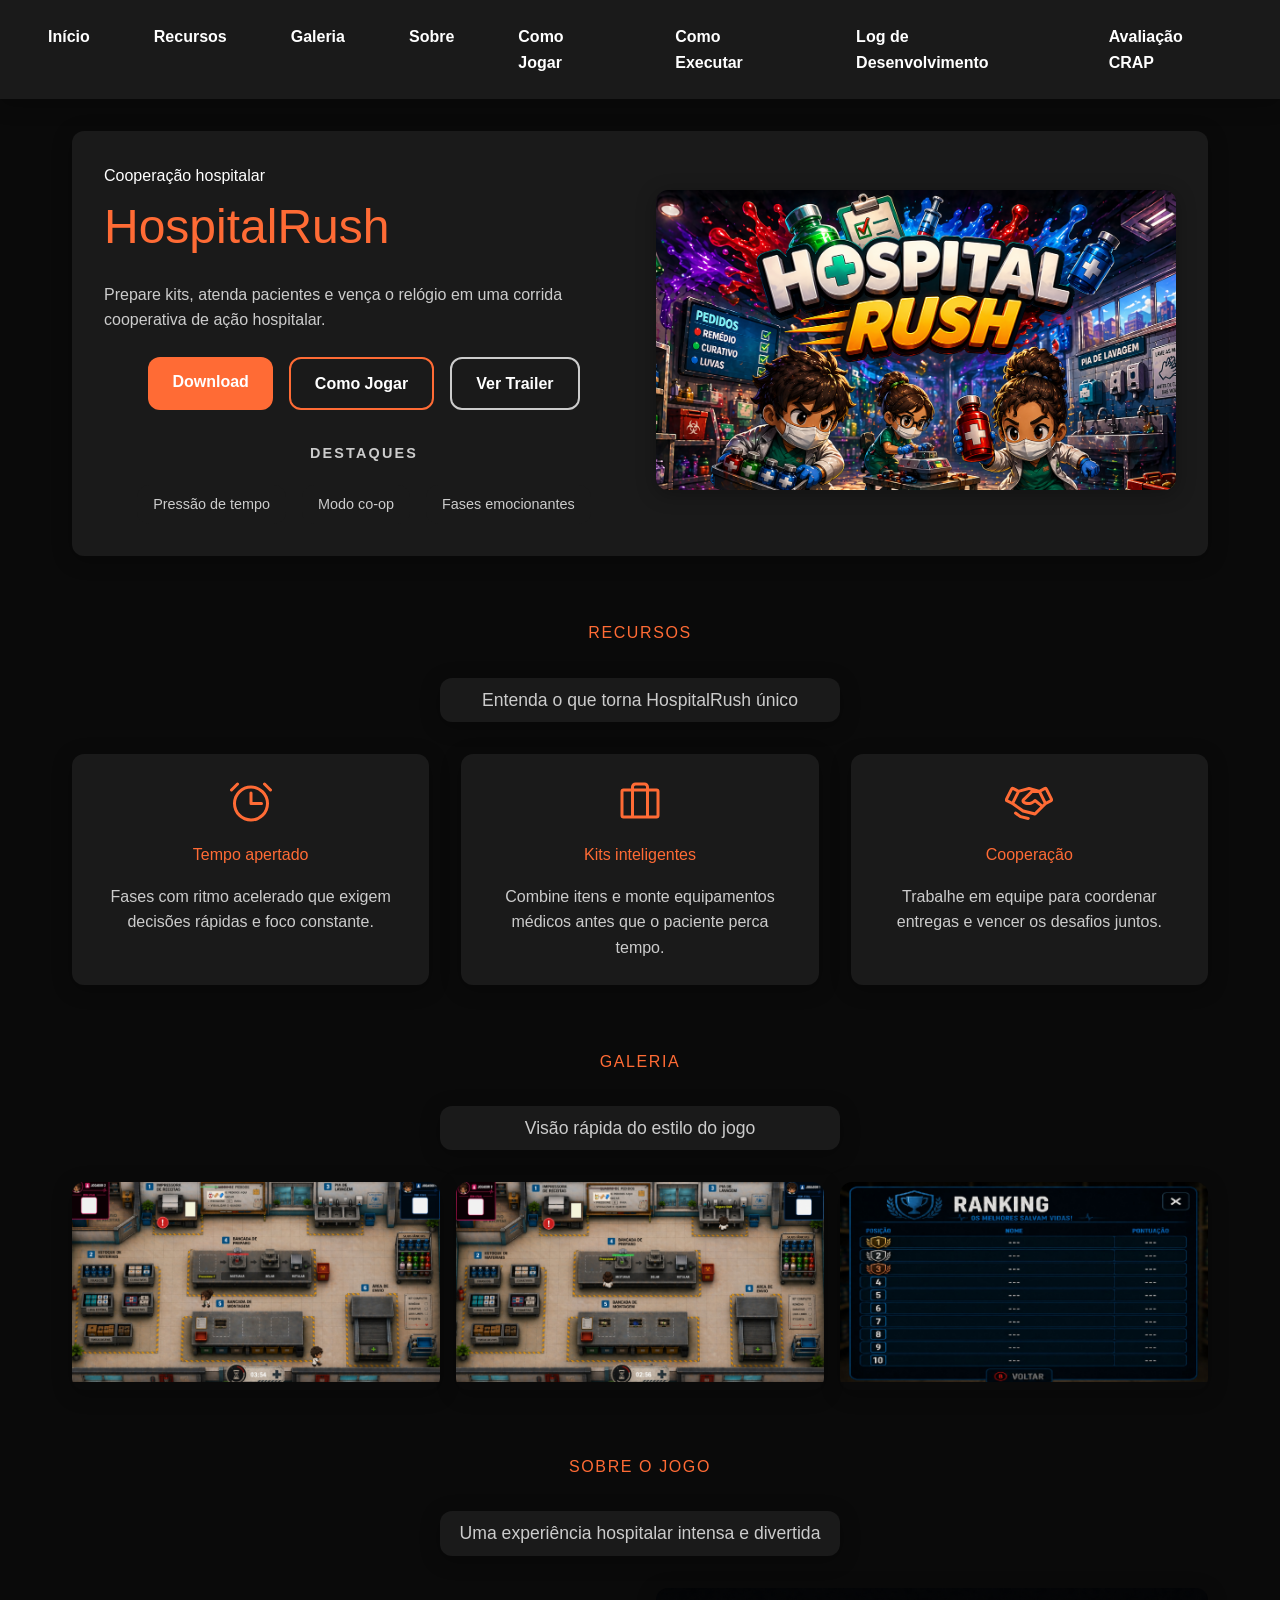
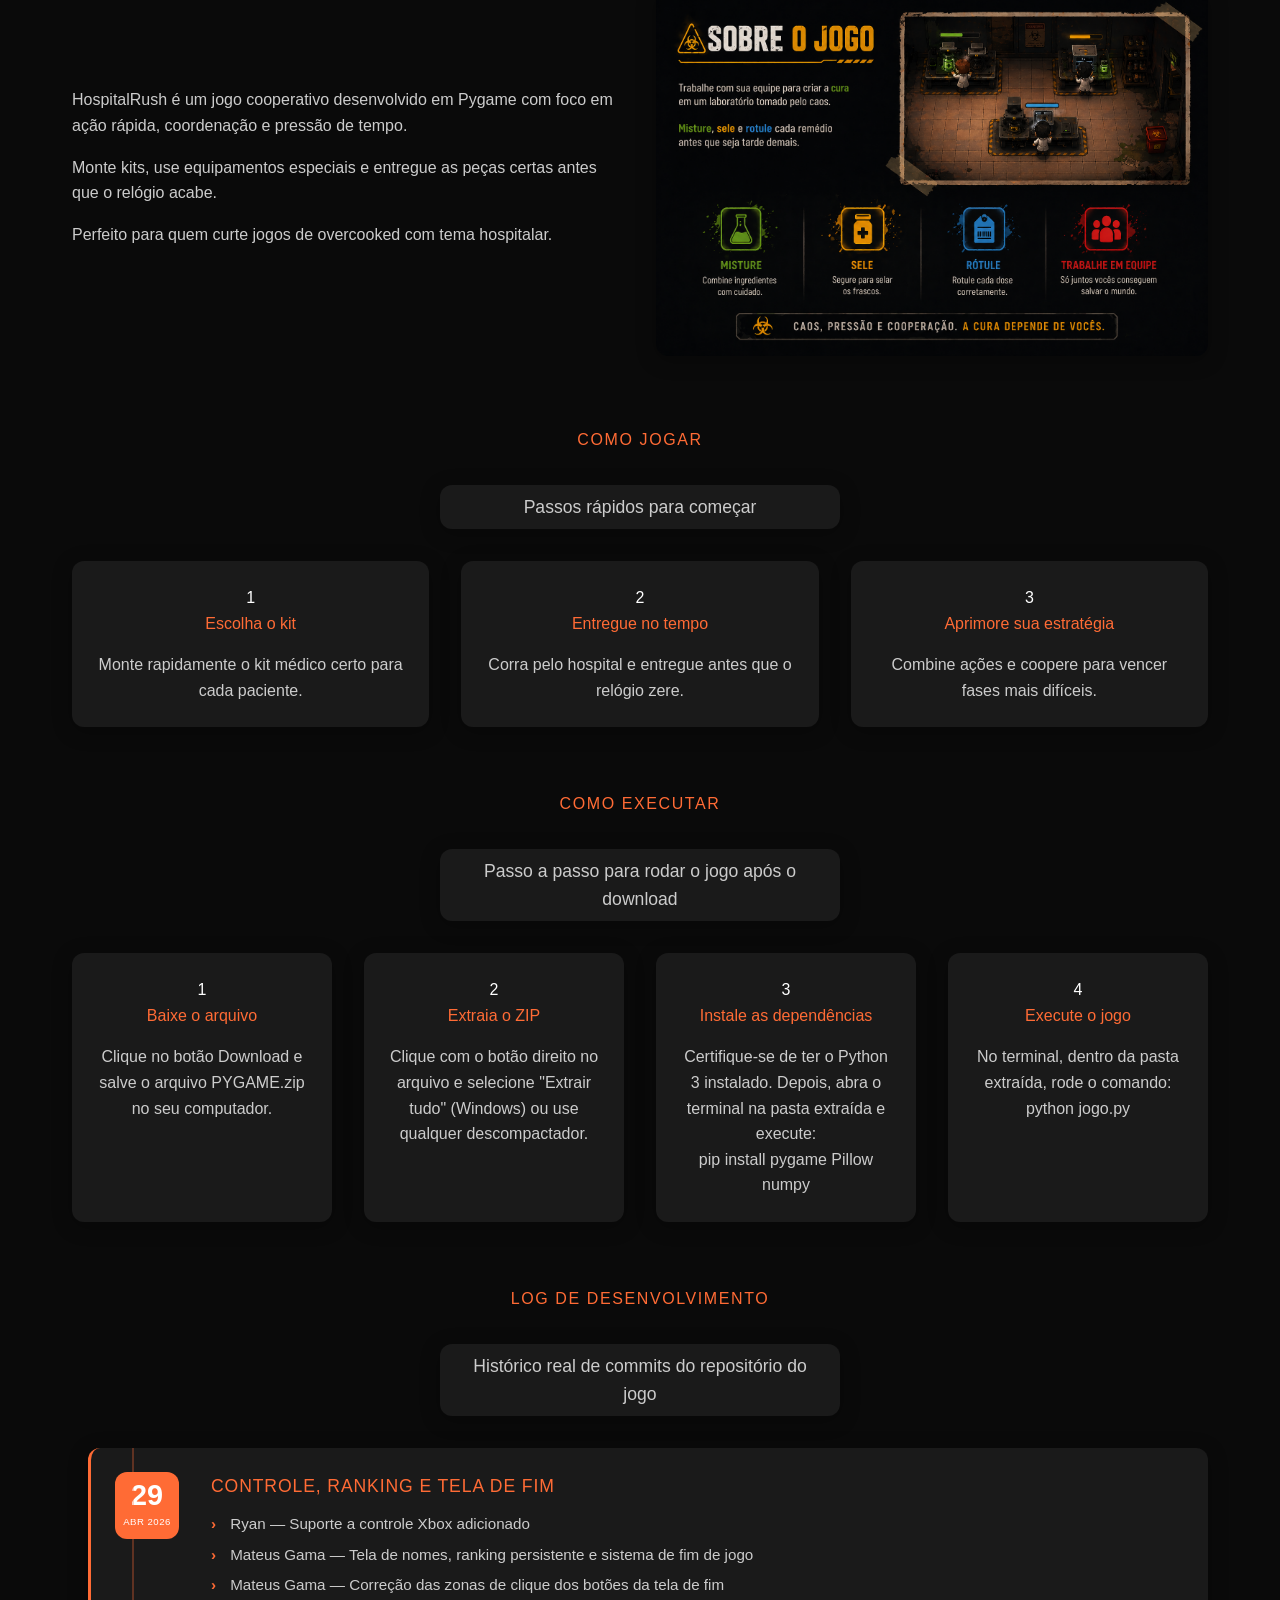
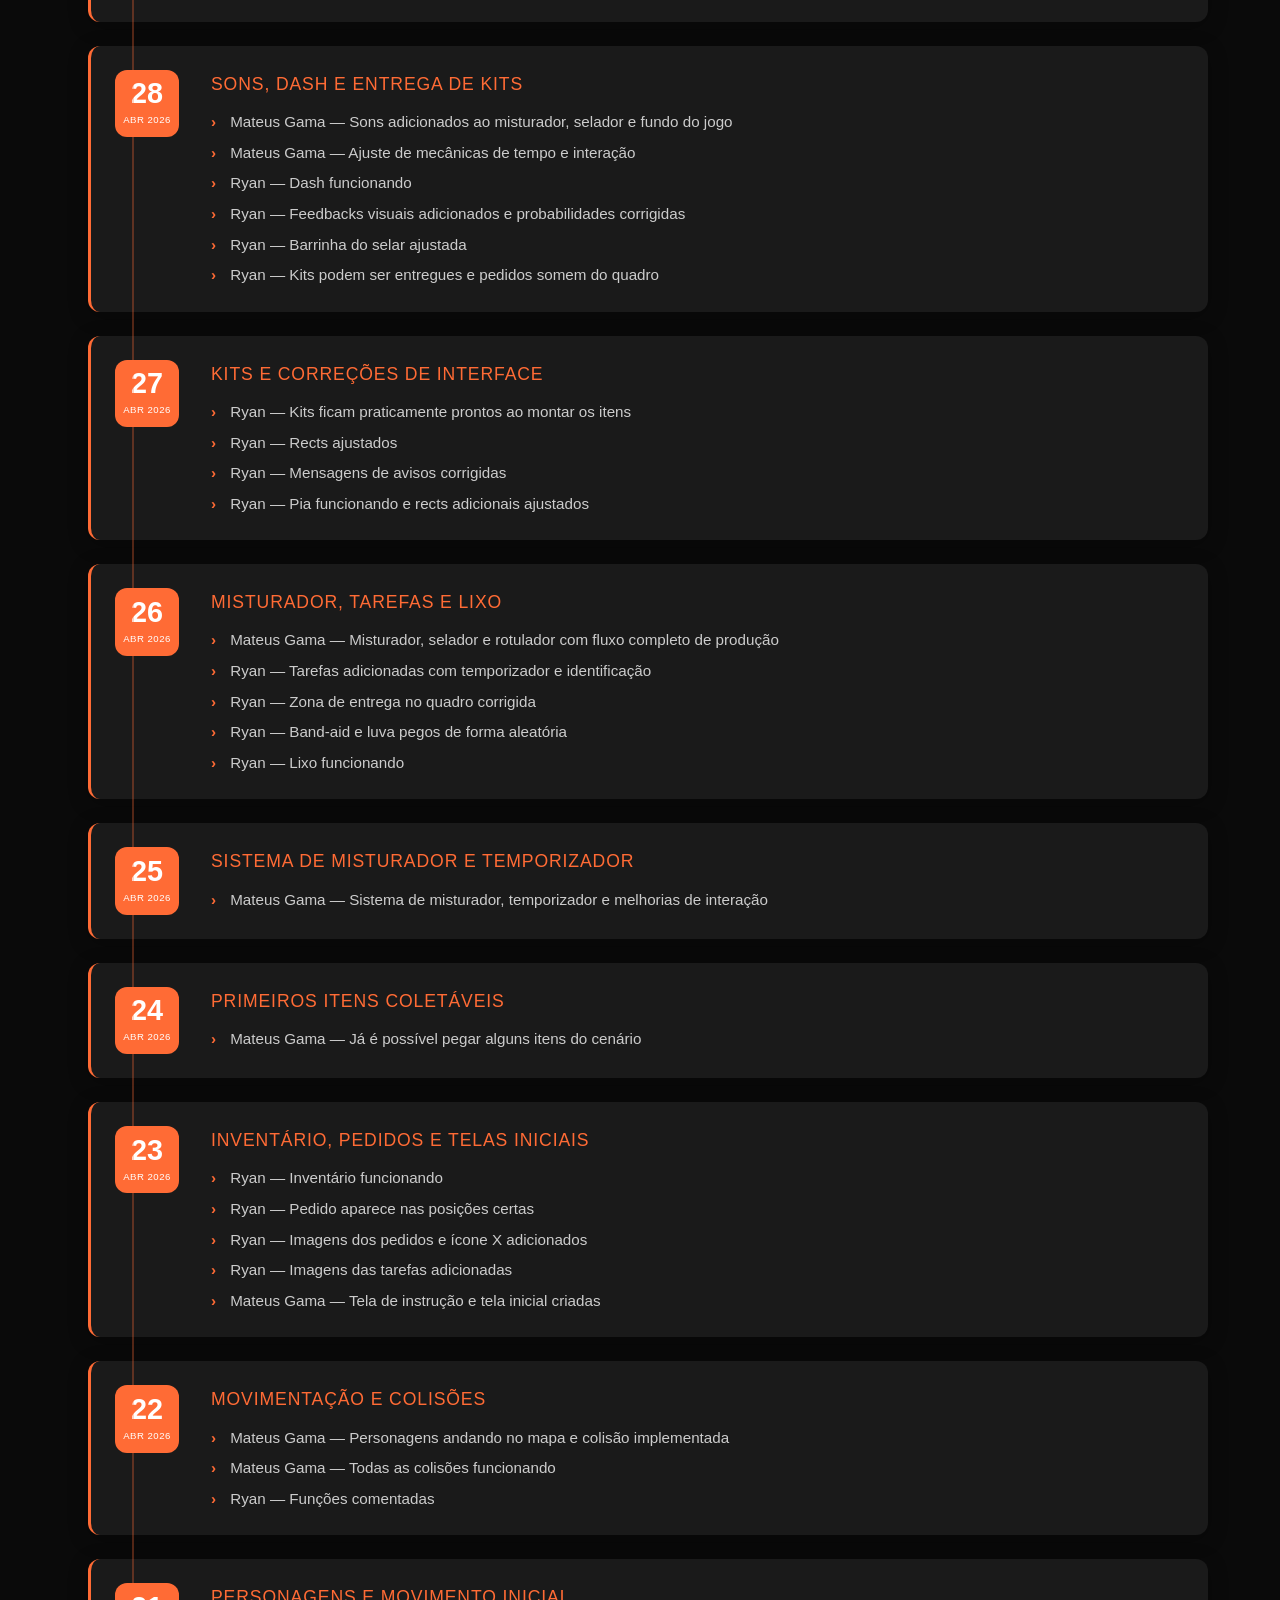
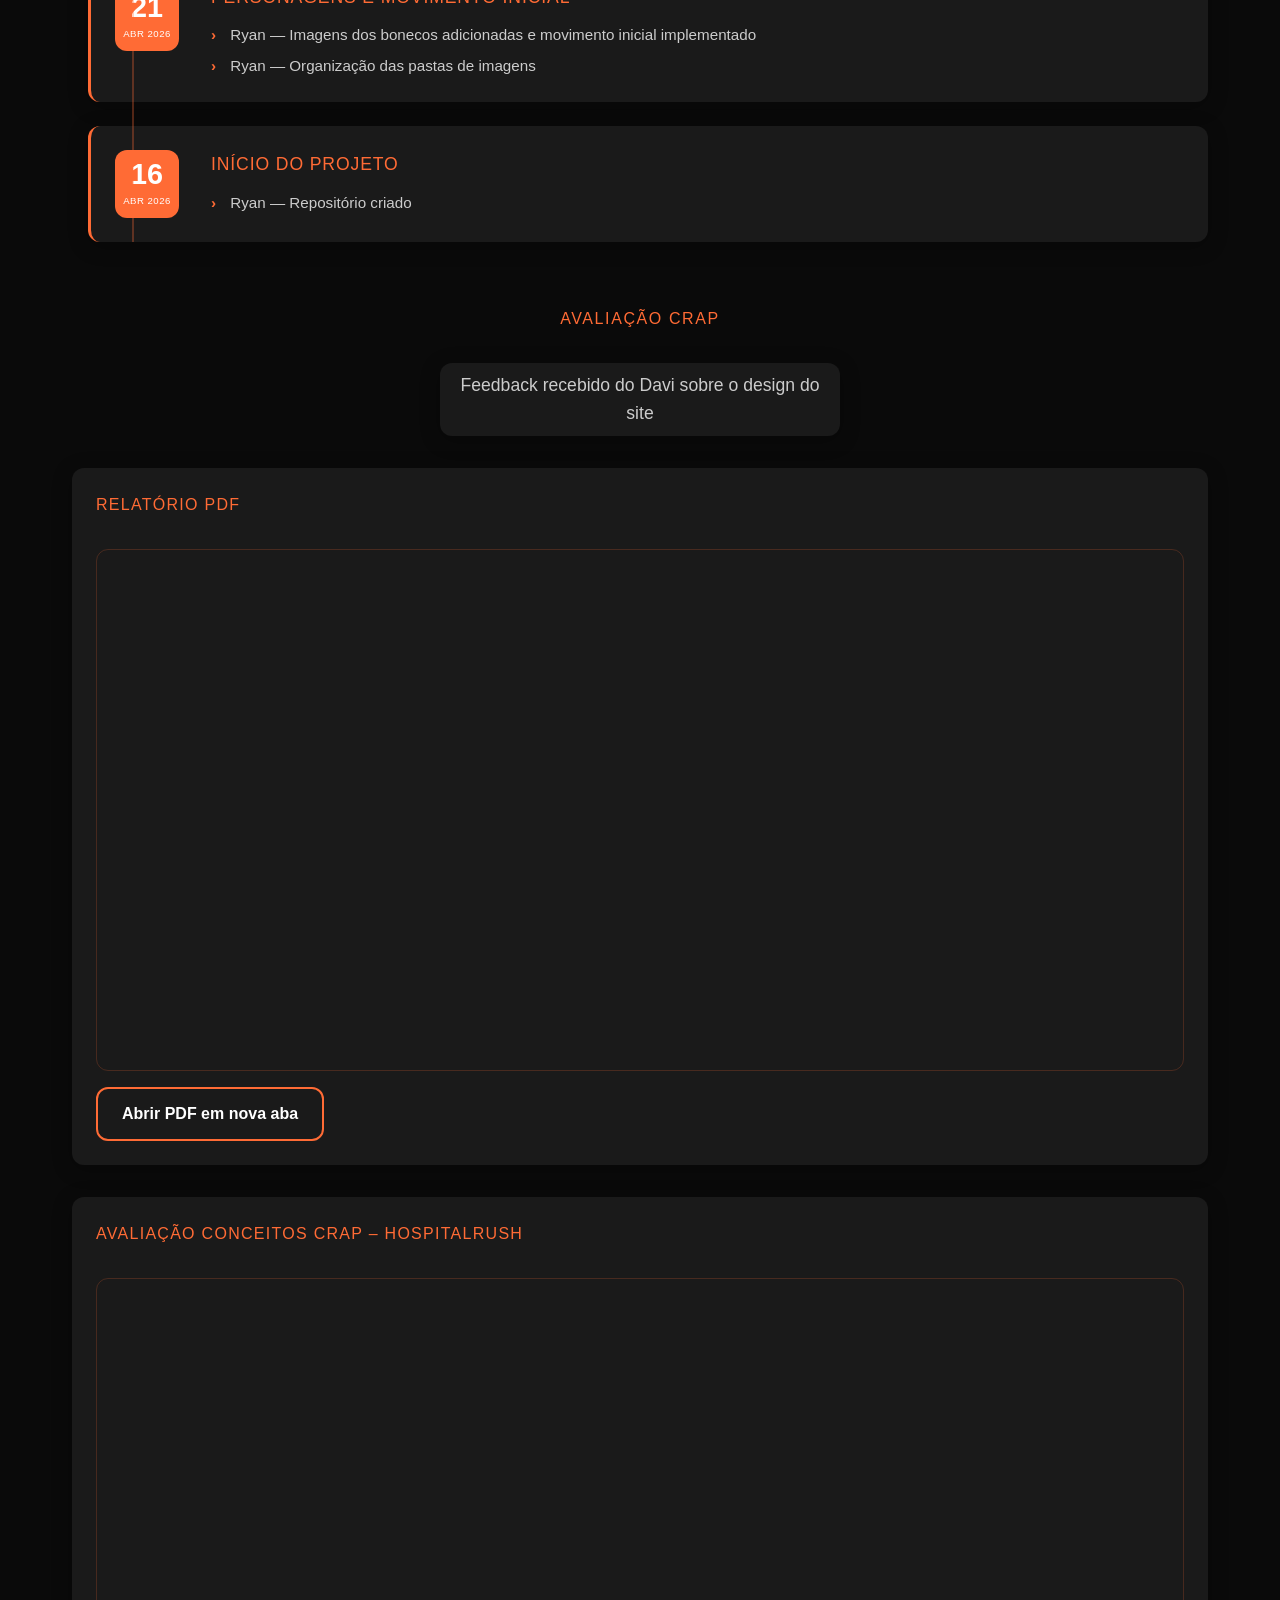
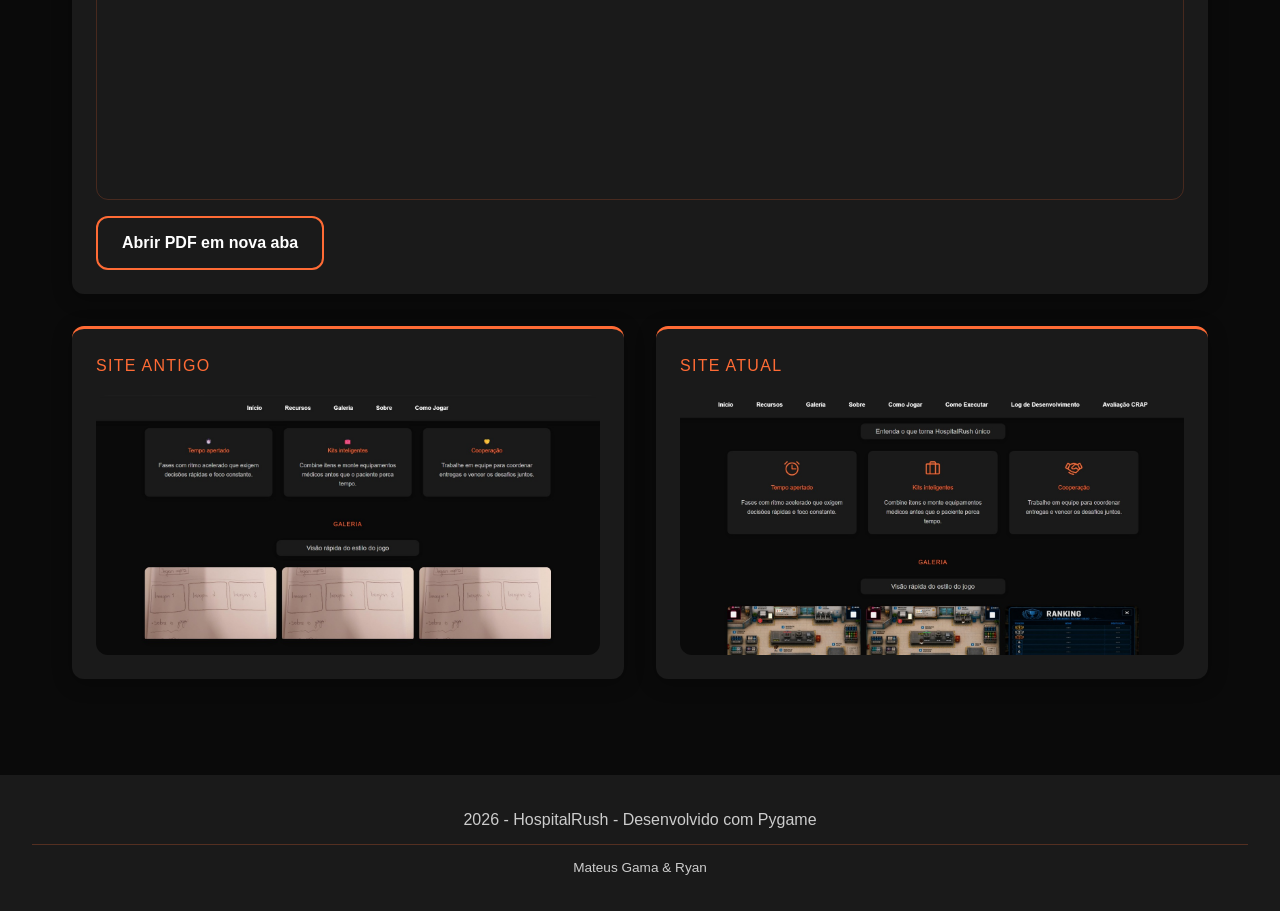
<file: index.html>
<!DOCTYPE html>
<html lang="pt-BR">
<head>
  <meta charset="UTF-8" />
  <meta name="viewport" content="width=device-width, initial-scale=1.0" />
  <meta name="description" content="HospitalRush: jogo de ação e estratégia com kits médicos, tempo e atendimento rápido. Mais puro estilo indie brasileiro." />
  <title>HospitalRush</title>
  <link rel="stylesheet" href="reset.css" />
  <link rel="stylesheet" href="style.css" />
</head>
<body>
  <header>
    <button class="nav-toggle" aria-label="Abrir menu" aria-expanded="false">
      Menu <span class="nav-arrow">▼</span>
    </button>
    <nav>
      <a href="#hero">Início</a>
      <a href="#recursos">Recursos</a>
      <a href="#galeria">Galeria</a>
      <a href="#sobre">Sobre</a>
      <a href="#como-jogar">Como Jogar</a>
      <a href="#como-executar">Como Executar</a>
      <a href="#dev-log">Log de Desenvolvimento</a>
      <a href="#avaliacao-crap">Avaliação CRAP</a>
    </nav>
  </header>

  <main>
    <section id="hero" class="hero-section">
      <div class="hero-copy">
        <span class="eyebrow">Cooperação hospitalar</span>
        <h1>HospitalRush</h1>
        <p>Prepare kits, atenda pacientes e vença o relógio em uma corrida cooperativa de ação hospitalar.</p>
        <div class="hero-buttons">
          <a href="https://drive.google.com/uc?export=download&id=1gN-0OrE1_7c0BU4_yQxBo61BjoFQUrtN" class="btn btn-primary">Download</a>
          <a href="#como-jogar" class="btn btn-secondary">Como Jogar</a>
          <a href="videos/gameplay.mp4" class="btn btn-tertiary">Ver Trailer</a>
        </div>
        <div class="hero-notes">
          <span class="hero-notes-label">Destaques</span>
          <span>Pressão de tempo</span>
          <span>Modo co-op</span>
          <span>Fases emocionantes</span>
        </div>
      </div>
      <div class="hero-visual">
        <img class="hero-image" src="img/capanova.png" alt="Capa do jogo HospitalRush" />
      </div>
    </section>

    <section id="recursos" class="features">
      <div class="section-title">
        <h2>Recursos</h2>
        <span>Entenda o que torna HospitalRush único</span>
      </div>
      <div class="feature-grid">
        <article class="feature-card">
          <div class="feature-icon">
            <svg xmlns="http://www.w3.org/2000/svg" viewBox="0 0 256 256" aria-hidden="true"><path d="M128,40a96,96,0,1,0,96,96A96.11,96.11,0,0,0,128,40Zm0,176a80,80,0,1,1,80-80A80.09,80.09,0,0,1,128,216ZM61.66,37.66l-32,32A8,8,0,0,1,18.34,58.34l32-32A8,8,0,0,1,61.66,37.66Zm176,32a8,8,0,0,1-11.32,0l-32-32a8,8,0,0,1,11.32-11.32l32,32A8,8,0,0,1,237.66,69.66ZM184,128a8,8,0,0,1,0,16H128a8,8,0,0,1-8-8V80a8,8,0,0,1,16,0v48Z"/></svg>
          </div>
          <h3>Tempo apertado</h3>
          <p>Fases com ritmo acelerado que exigem decisões rápidas e foco constante.</p>
        </article>
        <article class="feature-card">
          <div class="feature-icon">
            <svg xmlns="http://www.w3.org/2000/svg" viewBox="0 0 256 256" aria-hidden="true"><path d="M216,56H176V48a24,24,0,0,0-24-24H104A24,24,0,0,0,80,48v8H40A16,16,0,0,0,24,72V200a16,16,0,0,0,16,16H216a16,16,0,0,0,16-16V72A16,16,0,0,0,216,56ZM96,48a8,8,0,0,1,8-8h48a8,8,0,0,1,8,8v8H96Zm64,24V200H96V72ZM40,72H80V200H40ZM216,200H176V72h40V200Z"/></svg>
          </div>
          <h3>Kits inteligentes</h3>
          <p>Combine itens e monte equipamentos médicos antes que o paciente perca tempo.</p>
        </article>
        <article class="feature-card">
          <div class="feature-icon">
            <svg xmlns="http://www.w3.org/2000/svg" viewBox="0 0 256 256" aria-hidden="true"><path d="M254.3,107.91,228.78,56.85a16,16,0,0,0-21.47-7.15L182.44,62.13,130.05,48.27a8.14,8.14,0,0,0-4.1,0L73.56,62.13,48.69,49.7a16,16,0,0,0-21.47,7.15L1.7,107.9a16,16,0,0,0,7.15,21.47l27,13.51,55.49,39.63a8.06,8.06,0,0,0,2.71,1.25l64,16a8,8,0,0,0,7.6-2.1l55.07-55.08,26.42-13.21a16,16,0,0,0,7.15-21.46Zm-54.89,33.37L165,113.72a8,8,0,0,0-10.68.61C136.51,132.27,116.66,130,104,122L147.24,80h31.81l27.21,54.41ZM41.53,64,62,74.22,36.43,125.27,16,115.06Zm116,119.13L99.42,168.61l-49.2-35.14,28-56L128,64.28l9.8,2.59-45,43.68-.08.09a16,16,0,0,0,2.72,24.81c20.56,13.13,45.37,11,64.91-5L188,152.66Zm62-57.87-25.52-51L214.47,64,240,115.06Zm-87.75,92.67a8,8,0,0,1-7.75,6.06,8.13,8.13,0,0,1-1.95-.24L80.41,213.33a7.89,7.89,0,0,1-2.71-1.25L51.35,193.26a8,8,0,0,1,9.3-13l25.11,17.94L126,208.24A8,8,0,0,1,131.82,217.94Z"/></svg>
          </div>
          <h3>Cooperação</h3>
          <p>Trabalhe em equipe para coordenar entregas e vencer os desafios juntos.</p>
        </article>
      </div>
    </section>

    <section id="galeria" class="gallery-section">
      <div class="section-title">
        <h2>Galeria</h2>
        <span>Visão rápida do estilo do jogo</span>
      </div>
      <div class="gallery-grid">
        <article class="gallery-card">
          <img src="img/WhatsApp Image 2026-04-29 at 20.52.00.jpeg" alt="Screenshot do jogo HospitalRush" />
        </article>
        <article class="gallery-card">
          <img src="img/WhatsApp Image 2026-04-29 at 20.55.10.jpeg" alt="Screenshot do jogo HospitalRush" />
        </article>
        <article class="gallery-card">
          <img src="img/ranking.jpeg" alt="Ranking do jogo HospitalRush" />
        </article>
      </div>
    </section>

    <section id="sobre" class="about-section">
      <div class="section-title">
        <h2>Sobre o Jogo</h2>
        <span>Uma experiência hospitalar intensa e divertida</span>
      </div>
      <div class="about-content">
        <div class="about-copy">
          <p><strong>HospitalRush</strong> é um jogo cooperativo desenvolvido em Pygame com foco em <strong>ação rápida</strong>, <strong>coordenação</strong> e <strong>pressão de tempo</strong>.</p>
          <p>Monte kits, use equipamentos especiais e entregue as peças certas antes que o relógio acabe.</p>
          <p>Perfeito para quem curte jogos de <strong>overcooked</strong> com tema hospitalar.</p>
        </div>
        <div class="about-image-wrap">
          <img src="img/imagem_sobre .png" alt="Ilustração do HospitalRush" class="about-image" />
        </div>
      </div>
    </section>

    <section id="como-jogar" class="how-to-play">
      <div class="section-title">
        <h2>Como Jogar</h2>
        <span>Passos rápidos para começar</span>
      </div>
      <div class="steps">
        <article class="step">
          <div class="step-number">1</div>
          <h3>Escolha o kit</h3>
          <p>Monte rapidamente o kit médico certo para cada paciente.</p>
        </article>
        <article class="step">
          <div class="step-number">2</div>
          <h3>Entregue no tempo</h3>
          <p>Corra pelo hospital e entregue antes que o relógio zere.</p>
        </article>
        <article class="step">
          <div class="step-number">3</div>
          <h3>Aprimore sua estratégia</h3>
          <p>Combine ações e coopere para vencer fases mais difíceis.</p>
        </article>
      </div>
    </section>
    <section id="como-executar" class="how-to-play">
      <div class="section-title">
        <h2>Como Executar</h2>
        <span>Passo a passo para rodar o jogo após o download</span>
      </div>
      <div class="steps">
        <article class="step">
          <div class="step-number">1</div>
          <h3>Baixe o arquivo</h3>
          <p>Clique no botão <strong>Download</strong> e salve o arquivo <code>PYGAME.zip</code> no seu computador.</p>
        </article>
        <article class="step">
          <div class="step-number">2</div>
          <h3>Extraia o ZIP</h3>
          <p>Clique com o botão direito no arquivo e selecione <strong>"Extrair tudo"</strong> (Windows) ou use qualquer descompactador.</p>
        </article>
        <article class="step">
          <div class="step-number">3</div>
          <h3>Instale as dependências</h3>
          <p>Certifique-se de ter o <strong>Python 3</strong> instalado. Depois, abra o terminal na pasta extraída e execute:</p>
          <p><code>pip install pygame Pillow numpy</code></p>
        </article>
        <article class="step">
          <div class="step-number">4</div>
          <h3>Execute o jogo</h3>
          <p>No terminal, dentro da pasta extraída, rode o comando:</p>
          <p><code>python jogo.py</code></p>
        </article>
      </div>
    </section>

    <section id="dev-log" class="dev-log-section">
      <div class="section-title">
        <h2>Log de Desenvolvimento</h2>
        <span>Histórico real de commits do repositório do jogo</span>
      </div>

      <div class="dev-log-timeline">

        <article class="dev-log-entry">
          <div class="dev-log-date">
            <span class="dev-log-day">29</span>
            <span class="dev-log-month">ABR 2026</span>
          </div>
          <div class="dev-log-content">
            <h3>Controle, ranking e tela de fim</h3>
            <ul>
              <li><strong>Ryan</strong> — Suporte a controle Xbox adicionado</li>
              <li><strong>Mateus Gama</strong> — Tela de nomes, ranking persistente e sistema de fim de jogo</li>
              <li><strong>Mateus Gama</strong> — Correção das zonas de clique dos botões da tela de fim</li>
            </ul>
          </div>
        </article>

        <article class="dev-log-entry">
          <div class="dev-log-date">
            <span class="dev-log-day">28</span>
            <span class="dev-log-month">ABR 2026</span>
          </div>
          <div class="dev-log-content">
            <h3>Sons, dash e entrega de kits</h3>
            <ul>
              <li><strong>Mateus Gama</strong> — Sons adicionados ao misturador, selador e fundo do jogo</li>
              <li><strong>Mateus Gama</strong> — Ajuste de mecânicas de tempo e interação</li>
              <li><strong>Ryan</strong> — Dash funcionando</li>
              <li><strong>Ryan</strong> — Feedbacks visuais adicionados e probabilidades corrigidas</li>
              <li><strong>Ryan</strong> — Barrinha do selar ajustada</li>
              <li><strong>Ryan</strong> — Kits podem ser entregues e pedidos somem do quadro</li>
            </ul>
          </div>
        </article>

        <article class="dev-log-entry">
          <div class="dev-log-date">
            <span class="dev-log-day">27</span>
            <span class="dev-log-month">ABR 2026</span>
          </div>
          <div class="dev-log-content">
            <h3>Kits e correções de interface</h3>
            <ul>
              <li><strong>Ryan</strong> — Kits ficam praticamente prontos ao montar os itens</li>
              <li><strong>Ryan</strong> — Rects ajustados</li>
              <li><strong>Ryan</strong> — Mensagens de avisos corrigidas</li>
              <li><strong>Ryan</strong> — Pia funcionando e rects adicionais ajustados</li>
            </ul>
          </div>
        </article>

        <article class="dev-log-entry">
          <div class="dev-log-date">
            <span class="dev-log-day">26</span>
            <span class="dev-log-month">ABR 2026</span>
          </div>
          <div class="dev-log-content">
            <h3>Misturador, tarefas e lixo</h3>
            <ul>
              <li><strong>Mateus Gama</strong> — Misturador, selador e rotulador com fluxo completo de produção</li>
              <li><strong>Ryan</strong> — Tarefas adicionadas com temporizador e identificação</li>
              <li><strong>Ryan</strong> — Zona de entrega no quadro corrigida</li>
              <li><strong>Ryan</strong> — Band-aid e luva pegos de forma aleatória</li>
              <li><strong>Ryan</strong> — Lixo funcionando</li>
            </ul>
          </div>
        </article>

        <article class="dev-log-entry">
          <div class="dev-log-date">
            <span class="dev-log-day">25</span>
            <span class="dev-log-month">ABR 2026</span>
          </div>
          <div class="dev-log-content">
            <h3>Sistema de misturador e temporizador</h3>
            <ul>
              <li><strong>Mateus Gama</strong> — Sistema de misturador, temporizador e melhorias de interação</li>
            </ul>
          </div>
        </article>

        <article class="dev-log-entry">
          <div class="dev-log-date">
            <span class="dev-log-day">24</span>
            <span class="dev-log-month">ABR 2026</span>
          </div>
          <div class="dev-log-content">
            <h3>Primeiros itens coletáveis</h3>
            <ul>
              <li><strong>Mateus Gama</strong> — Já é possível pegar alguns itens do cenário</li>
            </ul>
          </div>
        </article>

        <article class="dev-log-entry">
          <div class="dev-log-date">
            <span class="dev-log-day">23</span>
            <span class="dev-log-month">ABR 2026</span>
          </div>
          <div class="dev-log-content">
            <h3>Inventário, pedidos e telas iniciais</h3>
            <ul>
              <li><strong>Ryan</strong> — Inventário funcionando</li>
              <li><strong>Ryan</strong> — Pedido aparece nas posições certas</li>
              <li><strong>Ryan</strong> — Imagens dos pedidos e ícone X adicionados</li>
              <li><strong>Ryan</strong> — Imagens das tarefas adicionadas</li>
              <li><strong>Mateus Gama</strong> — Tela de instrução e tela inicial criadas</li>
            </ul>
          </div>
        </article>

        <article class="dev-log-entry">
          <div class="dev-log-date">
            <span class="dev-log-day">22</span>
            <span class="dev-log-month">ABR 2026</span>
          </div>
          <div class="dev-log-content">
            <h3>Movimentação e colisões</h3>
            <ul>
              <li><strong>Mateus Gama</strong> — Personagens andando no mapa e colisão implementada</li>
              <li><strong>Mateus Gama</strong> — Todas as colisões funcionando</li>
              <li><strong>Ryan</strong> — Funções comentadas</li>
            </ul>
          </div>
        </article>

        <article class="dev-log-entry">
          <div class="dev-log-date">
            <span class="dev-log-day">21</span>
            <span class="dev-log-month">ABR 2026</span>
          </div>
          <div class="dev-log-content">
            <h3>Personagens e movimento inicial</h3>
            <ul>
              <li><strong>Ryan</strong> — Imagens dos bonecos adicionadas e movimento inicial implementado</li>
              <li><strong>Ryan</strong> — Organização das pastas de imagens</li>
            </ul>
          </div>
        </article>

        <article class="dev-log-entry">
          <div class="dev-log-date">
            <span class="dev-log-day">16</span>
            <span class="dev-log-month">ABR 2026</span>
          </div>
          <div class="dev-log-content">
            <h3>Início do projeto</h3>
            <ul>
              <li><strong>Ryan</strong> — Repositório criado</li>
            </ul>
          </div>
        </article>

      </div>
    </section>

    <section id="avaliacao-crap" class="crap-section">
      <div class="section-title">
        <h2>Avaliação CRAP</h2>
        <span>Feedback recebido do Davi sobre o design do site</span>
      </div>

      <div class="crap-pdf-block">
        <h3 class="crap-subsection-title">Relatório PDF</h3>
        <div class="crap-pdf-wrapper">
          <iframe
            src="avaliacao_crep_recebida/feed_crap.pdf"
            title="Avaliação CRAP recebida"
            class="crap-pdf"
          ></iframe>
        </div>
        <a
          href="avaliacao_crep_recebida/feed_crap.pdf"
          target="_blank"
          rel="noopener"
          class="btn btn-secondary crap-pdf-link"
        >Abrir PDF em nova aba</a>
      </div>

      <div class="crap-pdf-block">
        <h3 class="crap-subsection-title">Avaliação Conceitos CRAP – HospitalRush</h3>
        <div class="crap-pdf-wrapper">
          <iframe
            src="avaliação_crap_recebida_ryan/Avaliação Conceitos CRAP - HospitalRush.pdf"
            title="Avaliação Conceitos CRAP - HospitalRush"
            class="crap-pdf"
          ></iframe>
        </div>
        <a
          href="avaliação_crap_recebida_ryan/Avaliação Conceitos CRAP - HospitalRush.pdf"
          target="_blank"
          rel="noopener"
          class="btn btn-secondary crap-pdf-link"
        >Abrir PDF em nova aba</a>
      </div>

      <div class="crap-screenshots">
        <div class="crap-screenshot-block">
          <h3 class="crap-subsection-title">Site antigo</h3>
          <div class="crap-img-wrap">
            <img src="img/antigo.jpeg" alt="Print do site antigo" class="crap-img" />
          </div>
        </div>

        <div class="crap-screenshot-block">
          <h3 class="crap-subsection-title">Site atual</h3>
          <div class="crap-img-wrap">
            <img src="img/atual.jpeg" alt="Print do site atual" class="crap-img" />
          </div>
        </div>
      </div>
    </section>
  </main>

  <footer>
    <p>2026 - HospitalRush - Desenvolvido com Pygame</p>
    <p>Mateus Gama &amp; Ryan</p>
  </footer>
  <script>
    const toggle = document.querySelector('.nav-toggle');
    const nav = document.querySelector('nav');
    toggle.addEventListener('click', () => {
      const open = nav.classList.toggle('nav-open');
      toggle.setAttribute('aria-expanded', open);
      toggle.querySelector('.nav-arrow').textContent = open ? '▲' : '▼';
    });
    nav.querySelectorAll('a').forEach(link => {
      link.addEventListener('click', () => {
        nav.classList.remove('nav-open');
        toggle.setAttribute('aria-expanded', false);
        toggle.querySelector('.nav-arrow').textContent = '▼';
      });
    });
  </script>
</body>
</html>
</file>
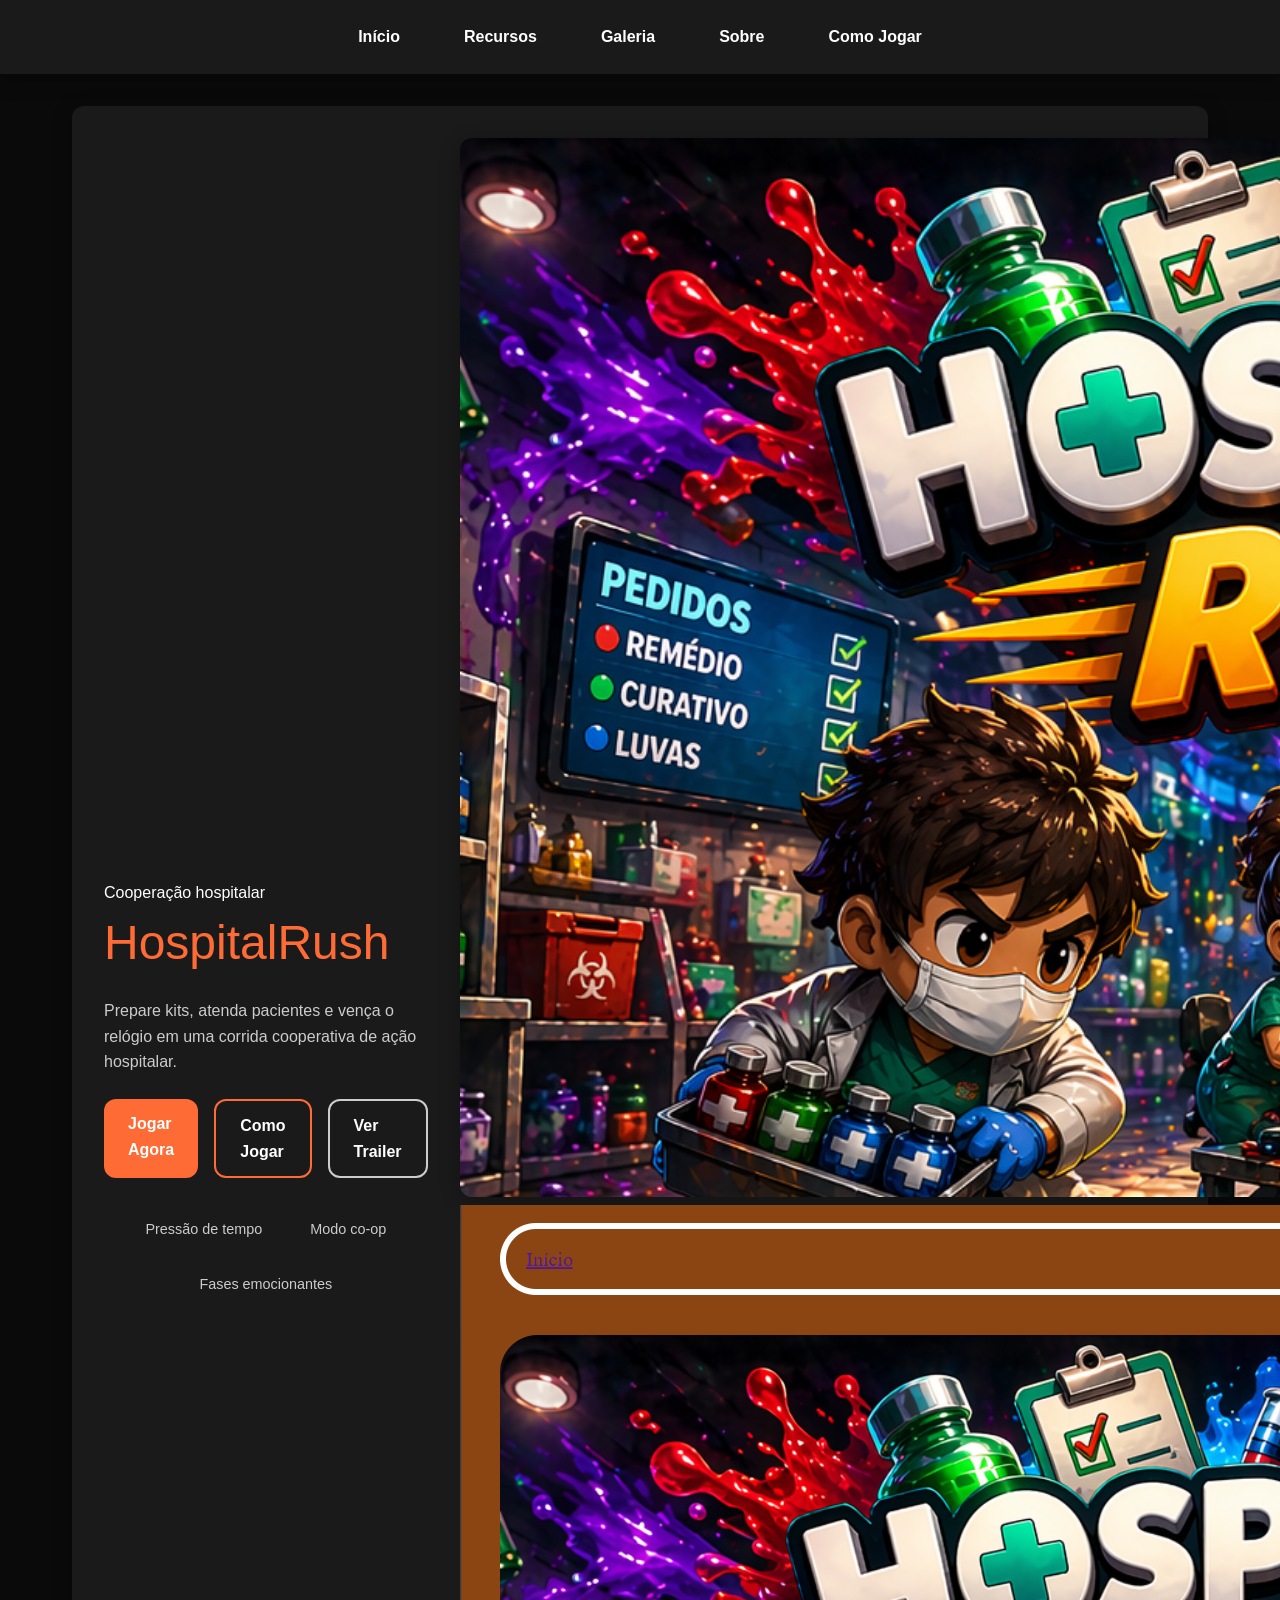
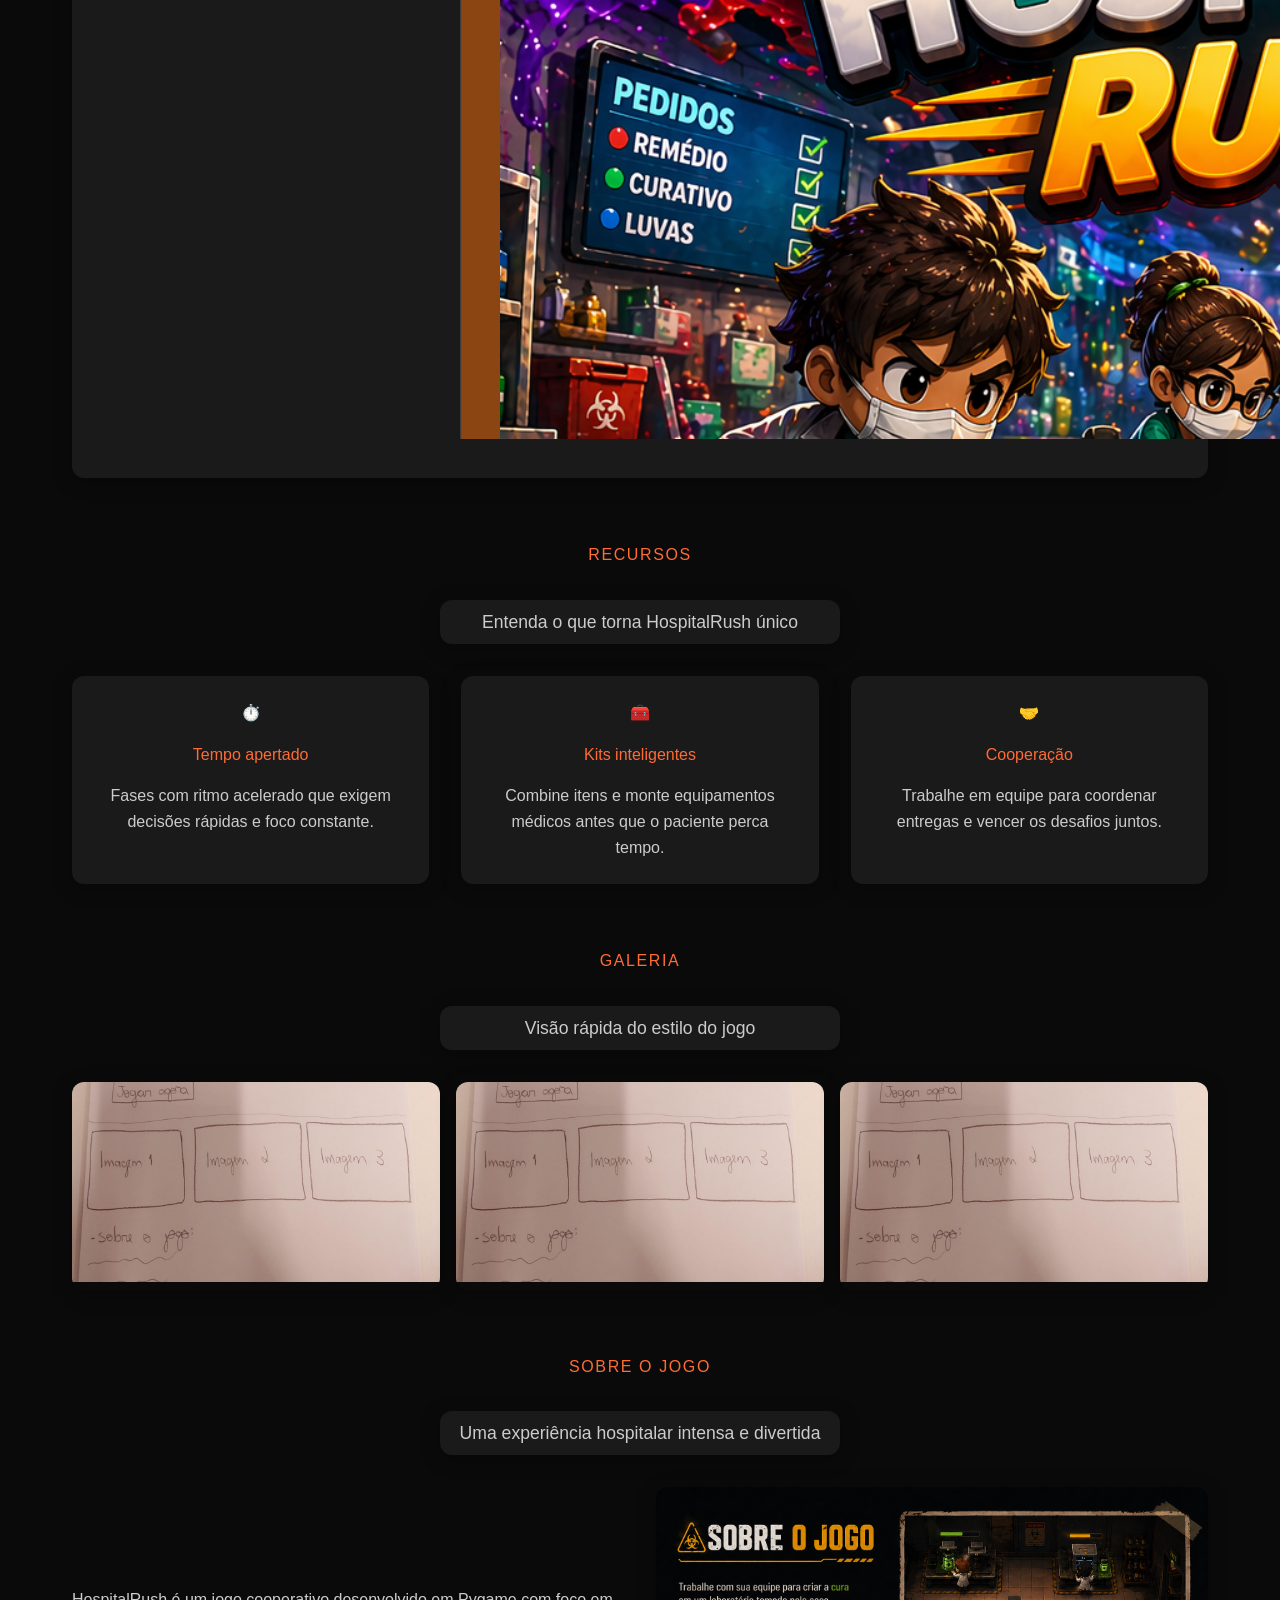
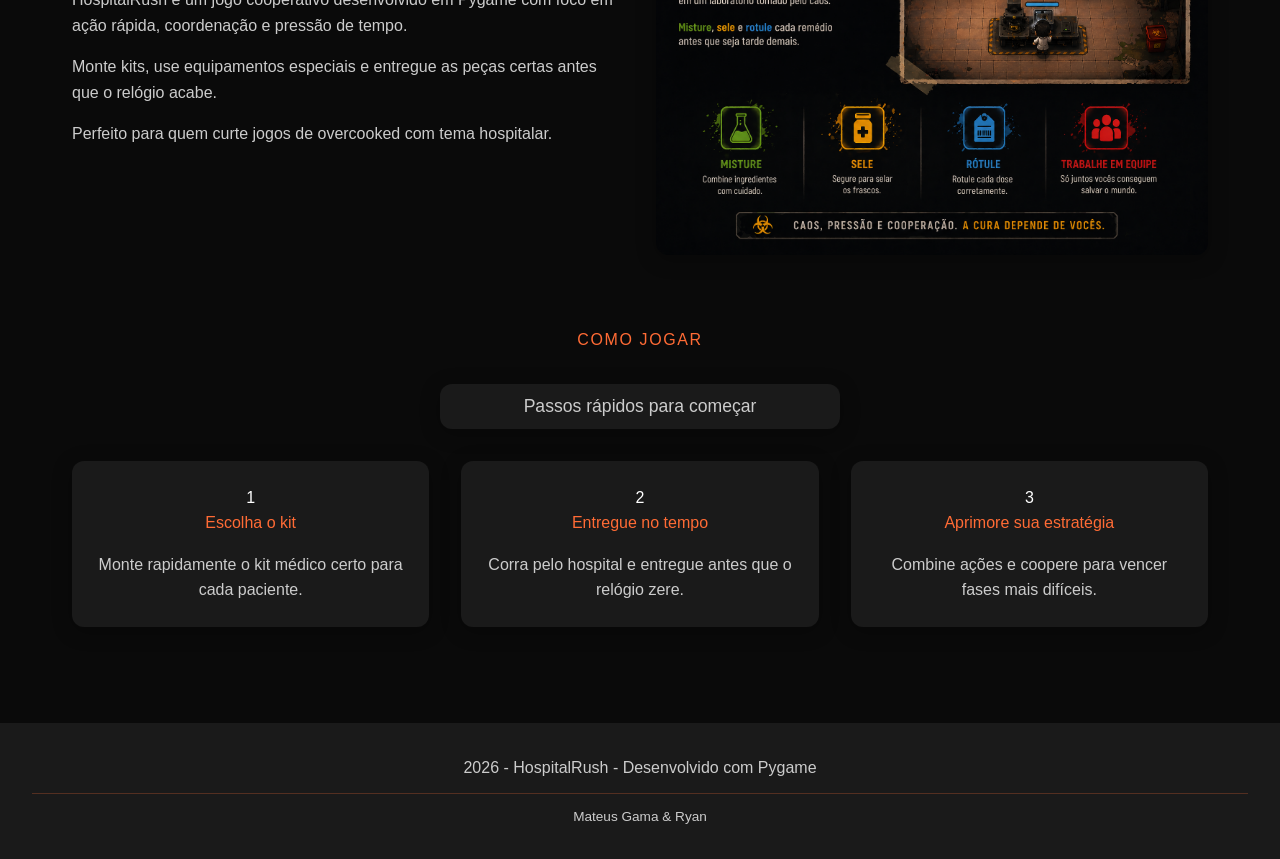
<file: site.html>
<!DOCTYPE html>
<html lang="pt-BR">
<head>
  <meta charset="UTF-8" />
  <meta name="viewport" content="width=device-width, initial-scale=1.0" />
  <meta name="description" content="HospitalRush: jogo de ação e estratégia com kits médicos, tempo e atendimento rápido. Mais puro estilo indie brasileiro." />
  <title>HospitalRush</title>
  <link rel="stylesheet" href="reset.css" />
  <link rel="stylesheet" href="style.css" />
</head>
<body>
  <header>
    <nav>
      <a href="#hero">Início</a>
      <a href="#recursos">Recursos</a>
      <a href="#galeria">Galeria</a>
      <a href="#sobre">Sobre</a>
      <a href="#como-jogar">Como Jogar</a>
    </nav>
  </header>

  <main>
    <section id="hero" class="hero-section">
      <div class="hero-copy">
        <span class="eyebrow">Cooperação hospitalar</span>
        <h1>HospitalRush</h1>
        <p>Prepare kits, atenda pacientes e vença o relógio em uma corrida cooperativa de ação hospitalar.</p>
        <div class="hero-buttons">
          <a href="#galeria" class="btn btn-primary">Jogar Agora</a>
          <a href="#como-jogar" class="btn btn-secondary">Como Jogar</a>
          <a href="#" class="btn btn-tertiary">Ver Trailer</a>
        </div>
        <div class="hero-notes">
          <span>Pressão de tempo</span>
          <span>Modo co-op</span>
          <span>Fases emocionantes</span>
        </div>
      </div>
      <div class="hero-visual">
        <img class="hero-image" src="img/capanova.png" alt="Capa do jogo HospitalRush" />
        <img class="chatgpt-icon" src="img/image.png" alt="ChatGPT Icon" />
      </div>
    </section>

    <section id="recursos" class="features">
      <div class="section-title">
        <h2>Recursos</h2>
        <span>Entenda o que torna HospitalRush único</span>
      </div>
      <div class="feature-grid">
        <article class="feature-card">
          <div class="feature-icon">⏱️</div>
          <h3>Tempo apertado</h3>
          <p>Fases com ritmo acelerado que exigem decisões rápidas e foco constante.</p>
        </article>
        <article class="feature-card">
          <div class="feature-icon">🧰</div>
          <h3>Kits inteligentes</h3>
          <p>Combine itens e monte equipamentos médicos antes que o paciente perca tempo.</p>
        </article>
        <article class="feature-card">
          <div class="feature-icon">🤝</div>
          <h3>Cooperação</h3>
          <p>Trabalhe em equipe para coordenar entregas e vencer os desafios juntos.</p>
        </article>
      </div>
    </section>

    <section id="galeria" class="gallery-section">
      <div class="section-title">
        <h2>Galeria</h2>
        <span>Visão rápida do estilo do jogo</span>
      </div>
      <div class="gallery-grid">
        <article class="gallery-card">
          <img src="img/rascunho_site.jpeg" alt="Screenshot 1 do jogo HospitalRush" />
        </article>
        <article class="gallery-card">
          <img src="img/rascunho_site.jpeg" alt="Screenshot 2 do jogo HospitalRush" />
        </article>
        <article class="gallery-card">
          <img src="img/rascunho_site.jpeg" alt="Screenshot 3 do jogo HospitalRush" />
        </article>
      </div>
    </section>

    <section id="sobre" class="about-section">
      <div class="section-title">
        <h2>Sobre o Jogo</h2>
        <span>Uma experiência hospitalar intensa e divertida</span>
      </div>
      <div class="about-content">
        <div class="about-copy">
          <p><strong>HospitalRush</strong> é um jogo cooperativo desenvolvido em Pygame com foco em <strong>ação rápida</strong>, <strong>coordenação</strong> e <strong>pressão de tempo</strong>.</p>
          <p>Monte kits, use equipamentos especiais e entregue as peças certas antes que o relógio acabe.</p>
          <p>Perfeito para quem curte jogos de <strong>overcooked</strong> com tema hospitalar.</p>
        </div>
        <div class="about-image-wrap">
          <img src="img/imagem_sobre .png" alt="Ilustração do HospitalRush" class="about-image" />
        </div>
      </div>
    </section>

    <section id="como-jogar" class="how-to-play">
      <div class="section-title">
        <h2>Como Jogar</h2>
        <span>Passos rápidos para começar</span>
      </div>
      <div class="steps">
        <article class="step">
          <div class="step-number">1</div>
          <h3>Escolha o kit</h3>
          <p>Monte rapidamente o kit médico certo para cada paciente.</p>
        </article>
        <article class="step">
          <div class="step-number">2</div>
          <h3>Entregue no tempo</h3>
          <p>Corra pelo hospital e entregue antes que o relógio zere.</p>
        </article>
        <article class="step">
          <div class="step-number">3</div>
          <h3>Aprimore sua estratégia</h3>
          <p>Combine ações e coopere para vencer fases mais difíceis.</p>
        </article>
      </div>
    </section>
  </main>

  <footer>
    <p>2026 - HospitalRush - Desenvolvido com Pygame</p>
    <p>Mateus Gama &amp; Ryan</p>
  </footer>
</body>
</html>
</file>
<file: style.css>
/* CSS inspirado no site Overcooked da Team17: fundo escuro, layout clean, imagens grandes, botões coloridos */
:root {
  --bg-primary: #0a0a0a;
  --bg-secondary: #1a1a1a;
  --text-primary: #ffffff;
  --text-secondary: #cccccc;
  --accent: #ff6b35; /* Laranja vibrante como no Overcooked */
  --accent-hover: #e55a2b;
  --border-radius: 12px;
  --shadow: 0 4px 20px rgba(0, 0, 0, 0.3);
}

* {
  margin: 0;
  padding: 0;
  box-sizing: border-box;
}

body {
  font-family: 'Arial', sans-serif;
  background-color: var(--bg-primary);
  color: var(--text-primary);
  line-height: 1.6;
}

header {
  background-color: var(--bg-secondary);
  padding: 1rem 2rem;
  position: sticky;
  top: 0;
  z-index: 10;
  box-shadow: var(--shadow);
}

.nav-toggle {
  display: none;
}

nav {
  display: flex;
  justify-content: center;
  gap: 2rem;
}

nav a {
  color: var(--text-primary);
  text-decoration: none;
  font-weight: bold;
  padding: 0.5rem 1rem;
  border-radius: var(--border-radius);
  transition: background-color 0.3s;
}

nav a:hover {
  background-color: var(--accent);
}

main {
  max-width: 1200px;
  margin: 0 auto;
  padding: 2rem;
}

.hero-section {
  display: flex;
  align-items: center;
  gap: 2rem;
  margin-bottom: 4rem;
  background-color: var(--bg-secondary);
  padding: 2rem;
  border-radius: var(--border-radius);
  box-shadow: var(--shadow);
}

.hero-copy {
  flex: 1;
}

.hero-copy h1 {
  font-size: 3rem;
  margin-bottom: 1rem;
  color: var(--accent);
}

.hero-copy p {
  margin-bottom: 1.5rem;
  color: var(--text-secondary);
}

.hero-buttons {
  display: flex;
  gap: 1rem;
  justify-content: center;
  margin-bottom: 2rem;
}

.btn {
  padding: 0.75rem 1.5rem;
  border: none;
  border-radius: var(--border-radius);
  font-weight: bold;
  cursor: pointer;
  transition: background-color 0.3s;
  text-decoration: none;
  display: inline-block;
}

.btn-primary {
  background-color: var(--accent);
  color: var(--text-primary);
}

.btn-primary:hover {
  background-color: var(--accent-hover);
}

.btn-secondary {
  background-color: transparent;
  color: var(--text-primary);
  border: 2px solid var(--accent);
}

.btn-secondary:hover {
  background-color: var(--accent);
}

.btn-tertiary {
  background-color: var(--bg-secondary);
  color: var(--text-primary);
  border: 2px solid var(--text-secondary);
}

.btn-tertiary:hover {
  background-color: var(--text-secondary);
  color: var(--bg-primary);
}

.hero-notes {
  display: flex;
  gap: 1rem;
  justify-content: center;
  margin-top: 1rem;
}

.hero-notes {
  flex-wrap: wrap;
}

.hero-notes-label {
  width: 100%;
  text-align: center;
  font-size: 0.7rem;
  font-weight: bold;
  letter-spacing: 0.15em;
  text-transform: uppercase;
  color: var(--accent);
  background: none !important;
  padding: 0 !important;
  margin-bottom: 0.25rem;
}

.hero-notes span {
  background-color: var(--bg-secondary);
  padding: 0.5rem 1rem;
  border-radius: var(--border-radius);
  color: var(--text-secondary);
  font-size: 0.9rem;
}

.hero-visual {
  flex: 1;
  position: relative;
}

.hero-image {
  width: 100%;
  border-radius: var(--border-radius);
  box-shadow: var(--shadow);
}

.features {
  margin-bottom: 4rem;
}

h2 {
  text-transform: uppercase;
  letter-spacing: 0.1em;
}

.section-title span {
  display: block;
  text-align: center;
  color: var(--text-secondary);
  font-size: 1.1rem;
  margin-top: 0.5rem;
  font-weight: normal;
  background-color: var(--bg-secondary);
  padding: 0.5rem 1rem;
  border-radius: var(--border-radius);
  box-shadow: var(--shadow);
  max-width: 400px;
  margin-left: auto;
  margin-right: auto;
  margin-bottom: 2rem;
}

.features h2 {
  text-align: center;
  margin-bottom: 2rem;
  color: var(--accent);
}

.feature-grid {
  display: grid;
  grid-template-columns: repeat(auto-fit, minmax(250px, 1fr));
  gap: 2rem;
}

.feature-card {
  background-color: var(--bg-secondary);
  padding: 1.5rem;
  border-radius: var(--border-radius);
  box-shadow: var(--shadow);
  text-align: center;
}

.feature-icon {
  display: flex;
  justify-content: center;
  align-items: center;
  margin-bottom: 1rem;
  color: var(--accent);
}

.feature-icon svg {
  width: 48px;
  height: 48px;
  fill: currentColor;
}

.feature-card h3 {
  margin-bottom: 1rem;
  color: var(--accent);
}

.feature-card p {
  color: var(--text-secondary);
}

.gallery-section {
  margin-bottom: 4rem;
}

.gallery-section h2 {
  text-align: center;
  margin-bottom: 2rem;
  color: var(--accent);
}

.about-section h2 {
  text-align: center;
  margin-bottom: 2rem;
  color: var(--accent);
}

.how-to-play h2 {
  text-align: center;
  margin-bottom: 2rem;
  color: var(--accent);
}

.gallery-grid {
  display: grid;
  grid-template-columns: repeat(auto-fit, minmax(250px, 1fr));
  gap: 1rem;
}

.gallery-card {
  overflow: hidden;
  border-radius: var(--border-radius);
  box-shadow: var(--shadow);
}

.gallery-card img {
  width: 100%;
  height: 200px;
  object-fit: cover;
  transition: transform 0.3s;
}

.gallery-card:hover img {
  transform: scale(1.1);
}

.about-section {
  margin-bottom: 4rem;
}

.about-section h2 {
  text-align: center;
  margin-bottom: 2rem;
  color: var(--accent);
}

.about-content {
  display: flex;
  gap: 2rem;
  align-items: center;
}

.about-copy {
  flex: 1;
}

.about-copy p {
  margin-bottom: 1rem;
  color: var(--text-secondary);
}

.about-image-wrap {
  flex: 1;
}

.about-image {
  width: 100%;
  border-radius: var(--border-radius);
  box-shadow: var(--shadow);
}

.how-to-play {
  margin-bottom: 4rem;
}

.how-to-play h2 {
  text-align: center;
  margin-bottom: 2rem;
  color: var(--accent);
}

.steps {
  display: grid;
  grid-template-columns: repeat(auto-fit, minmax(250px, 1fr));
  gap: 2rem;
}

.step {
  background-color: var(--bg-secondary);
  padding: 1.5rem;
  border-radius: var(--border-radius);
  box-shadow: var(--shadow);
  text-align: center;
}

.step h3 {
  margin-bottom: 1rem;
  color: var(--accent);
}

.step p {
  color: var(--text-secondary);
}

/* ── Avaliação CRAP ───────────────────────────────────── */
.crap-section {
  margin-bottom: 4rem;
}

.crap-section h2 {
  text-align: center;
  margin-bottom: 2rem;
  color: var(--accent);
}

.crap-subsection-title {
  color: var(--accent);
  text-transform: uppercase;
  letter-spacing: 0.08em;
  margin-bottom: 1rem;
  font-size: 1rem;
}

.crap-pdf-block {
  background-color: var(--bg-secondary);
  border-radius: var(--border-radius);
  box-shadow: var(--shadow);
  padding: 1.5rem;
  margin-bottom: 2rem;
  display: flex;
  flex-direction: column;
  gap: 1rem;
}

.crap-pdf-wrapper {
  width: 100%;
  border-radius: var(--border-radius);
  overflow: hidden;
  border: 1px solid rgba(255, 107, 53, 0.2);
}

.crap-pdf {
  width: 100%;
  height: 520px;
  border: none;
  display: block;
}

.crap-pdf-link {
  align-self: flex-start;
}

.crap-screenshots {
  display: grid;
  grid-template-columns: 1fr 1fr;
  gap: 2rem;
}

.crap-screenshot-block {
  background-color: var(--bg-secondary);
  border-radius: var(--border-radius);
  box-shadow: var(--shadow);
  padding: 1.5rem;
  border-top: 3px solid var(--accent);
}

.crap-img-wrap {
  border-radius: var(--border-radius);
  overflow: hidden;
}

.crap-img {
  width: 100%;
  height: 260px;
  object-fit: cover;
  display: block;
  transition: transform 0.3s;
}

.crap-img:hover {
  transform: scale(1.03);
}

@media (max-width: 768px) {
  .crap-screenshots {
    grid-template-columns: 1fr;
  }

  .crap-pdf {
    height: 360px;
  }
}
/* ────────────────────────────────────────────────────── */

/* ── Dev Log ──────────────────────────────────────────── */
.dev-log-section {
  margin-bottom: 4rem;
}

.dev-log-section h2 {
  text-align: center;
  margin-bottom: 2rem;
  color: var(--accent);
}

.dev-log-timeline {
  display: flex;
  flex-direction: column;
  gap: 1.5rem;
  position: relative;
  padding-left: 1rem;
}

.dev-log-timeline::before {
  content: '';
  position: absolute;
  left: 60px;
  top: 0;
  bottom: 0;
  width: 2px;
  background: var(--accent);
  opacity: 0.3;
}

.dev-log-entry {
  display: flex;
  gap: 2rem;
  align-items: flex-start;
  background-color: var(--bg-secondary);
  border-radius: var(--border-radius);
  box-shadow: var(--shadow);
  padding: 1.5rem;
  border-left: 3px solid var(--accent);
  transition: transform 0.2s, box-shadow 0.2s;
}

.dev-log-entry:hover {
  transform: translateX(4px);
  box-shadow: 0 6px 28px rgba(0, 0, 0, 0.45);
}

.dev-log-date {
  display: flex;
  flex-direction: column;
  align-items: center;
  justify-content: center;
  min-width: 64px;
  background-color: var(--accent);
  border-radius: var(--border-radius);
  padding: 0.6rem 0.5rem;
  flex-shrink: 0;
}

.dev-log-day {
  font-size: 1.8rem;
  font-weight: bold;
  color: var(--text-primary);
  line-height: 1;
}

.dev-log-month {
  font-size: 0.6rem;
  color: var(--text-primary);
  text-transform: uppercase;
  letter-spacing: 0.05em;
  margin-top: 0.25rem;
}

.dev-log-content {
  flex: 1;
}

.dev-log-content h3 {
  color: var(--accent);
  margin-bottom: 0.75rem;
  font-size: 1.1rem;
  text-transform: uppercase;
  letter-spacing: 0.05em;
}

.dev-log-content ul {
  list-style: none;
  display: flex;
  flex-direction: column;
  gap: 0.4rem;
}

.dev-log-content li {
  color: var(--text-secondary);
  padding-left: 1.2rem;
  position: relative;
  font-size: 0.95rem;
}

.dev-log-content li::before {
  content: '›';
  color: var(--accent);
  position: absolute;
  left: 0;
  font-weight: bold;
}

.dev-log-content code {
  background-color: rgba(255, 107, 53, 0.15);
  color: var(--accent);
  padding: 0.1rem 0.35rem;
  border-radius: 4px;
  font-size: 0.85rem;
}

@media (max-width: 768px) {
  .dev-log-entry {
    flex-direction: column;
    gap: 1rem;
  }

  .dev-log-date {
    flex-direction: row;
    gap: 0.5rem;
    align-self: flex-start;
    padding: 0.5rem 1rem;
  }

  .dev-log-day {
    font-size: 1.2rem;
  }

  .dev-log-month {
    font-size: 0.7rem;
    margin-top: 0;
  }

  .dev-log-timeline::before {
    display: none;
  }
}
/* ────────────────────────────────────────────────────── */

footer {
  text-align: center;
  padding: 2rem;
  background-color: var(--bg-secondary);
  color: var(--text-secondary);
  display: flex;
  flex-direction: column;
  gap: 0.75rem;
}

footer p:last-child {
  border-top: 1px solid rgba(255, 107, 53, 0.25);
  padding-top: 0.75rem;
  font-size: 0.85rem;
}

@media (max-width: 768px) {
  .hero-section {
    flex-direction: column;
  }

  .about-content {
    flex-direction: column;
  }

  .nav-toggle {
    display: flex;
    align-items: center;
    gap: 0.5rem;
    width: 100%;
    background: none;
    border: 2px solid var(--accent);
    color: var(--text-primary);
    font-size: 1rem;
    font-weight: bold;
    padding: 0.6rem 1rem;
    border-radius: var(--border-radius);
    cursor: pointer;
    justify-content: space-between;
  }

  .nav-arrow {
    font-size: 0.85rem;
    transition: transform 0.2s;
  }

  nav {
    display: none;
    flex-direction: column;
    gap: 0.5rem;
    margin-top: 0.75rem;
  }

  nav.nav-open {
    display: flex;
  }

  nav a {
    text-align: center;
  }

  .hero-buttons {
    flex-direction: column;
    align-items: center;
  }

  .hero-notes {
    flex-direction: column;
    align-items: center;
  }
}
</file>
